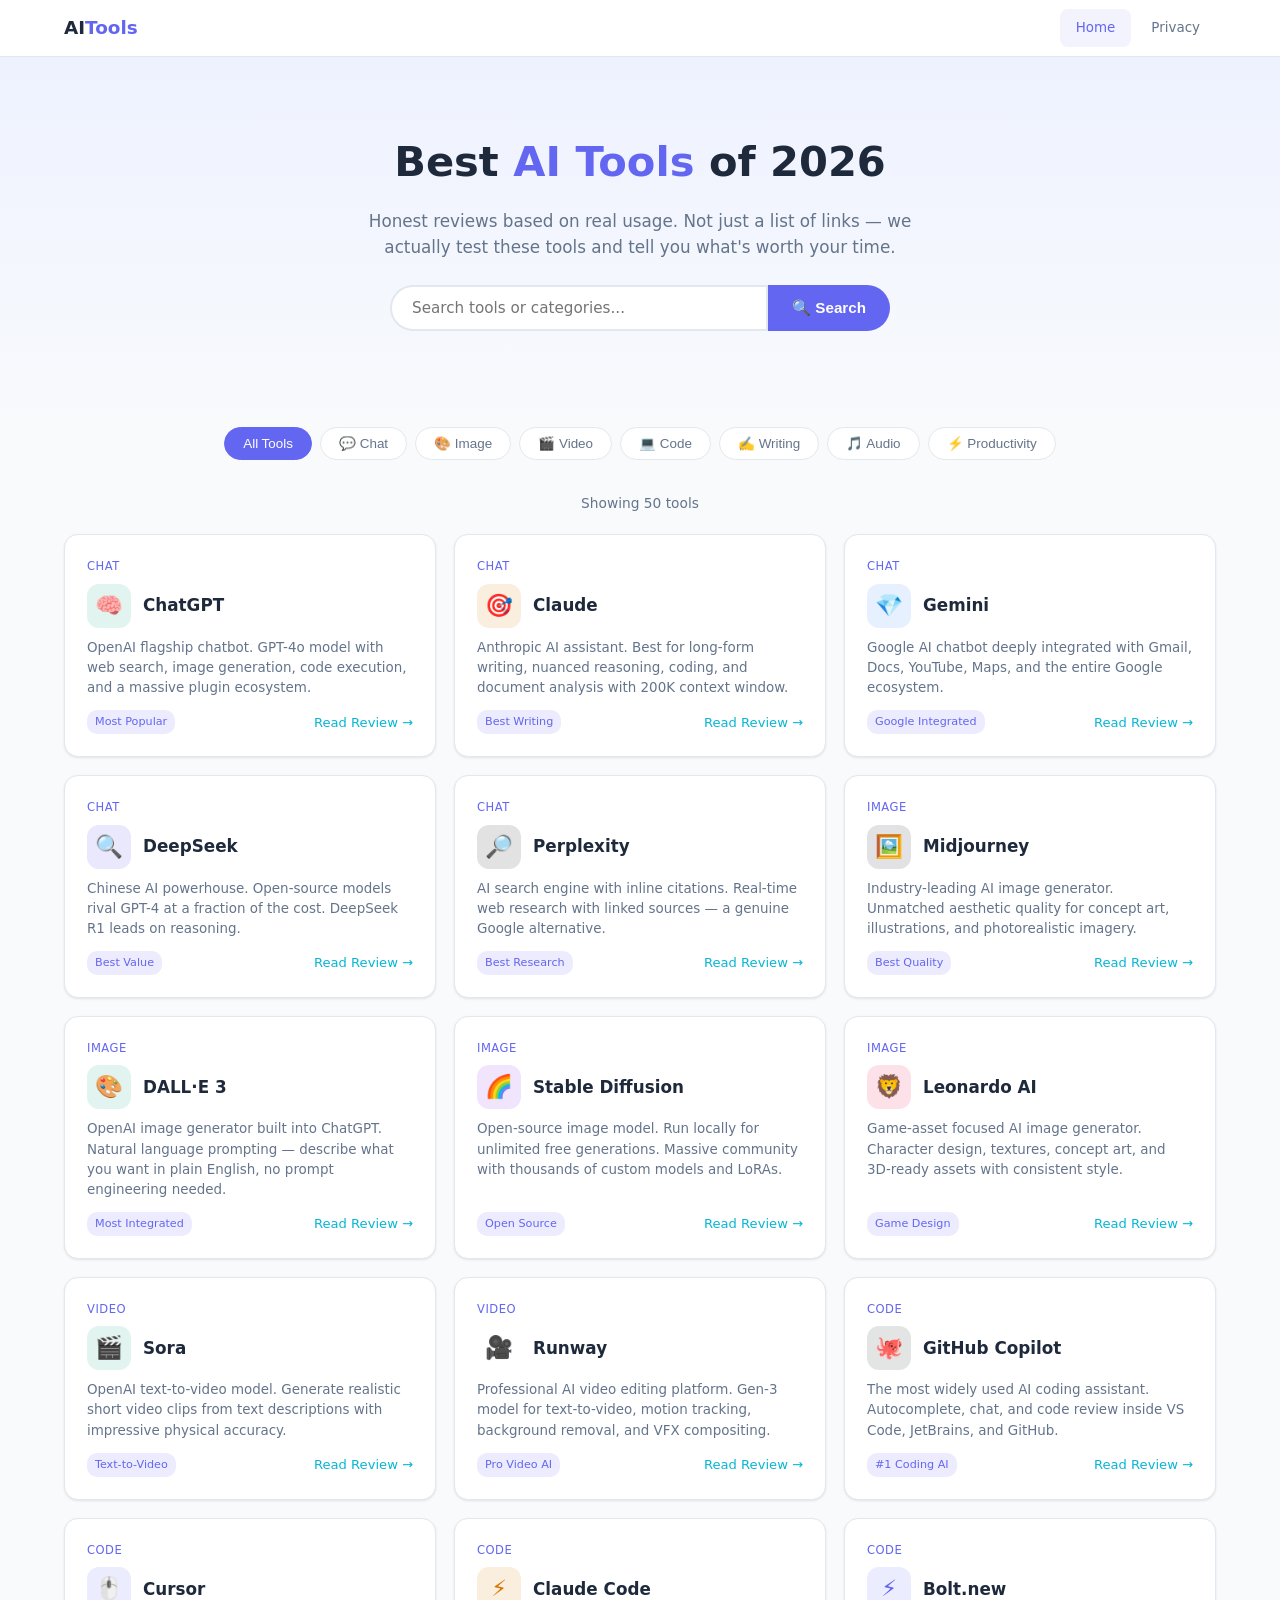
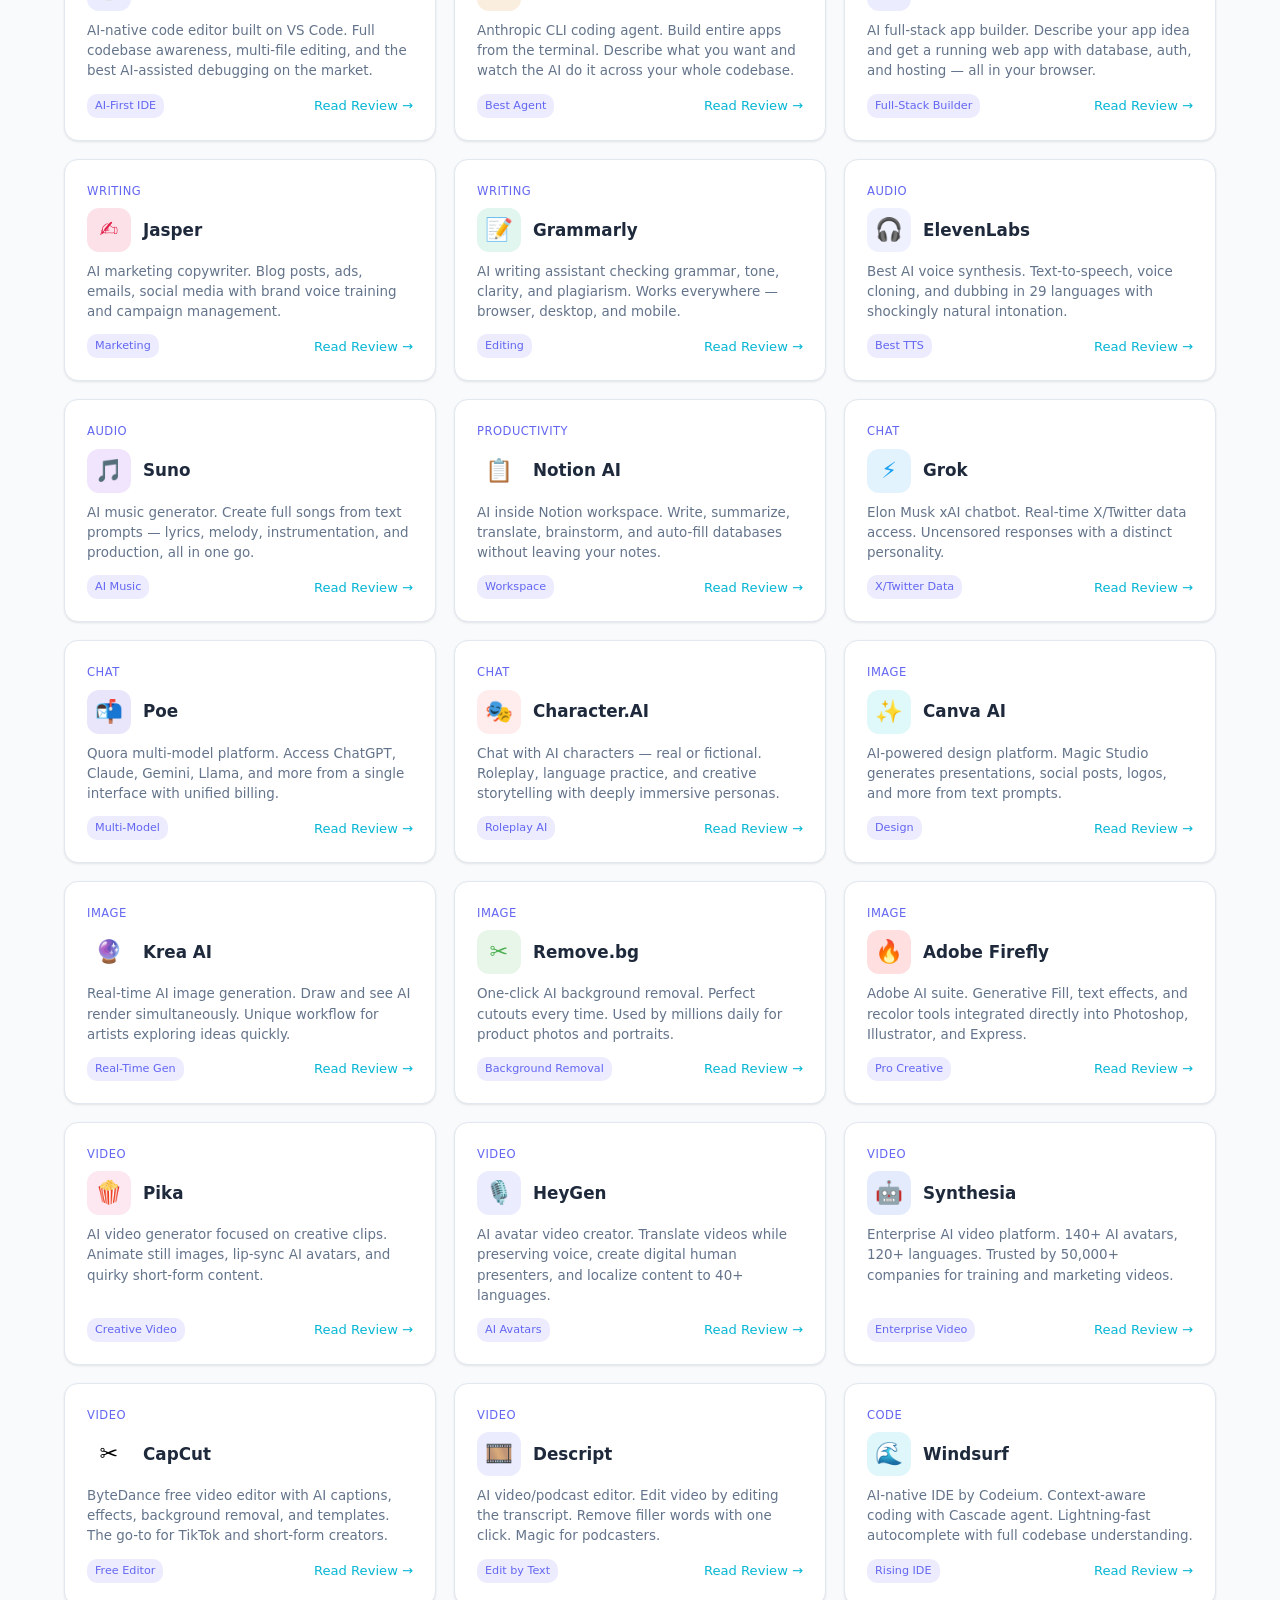
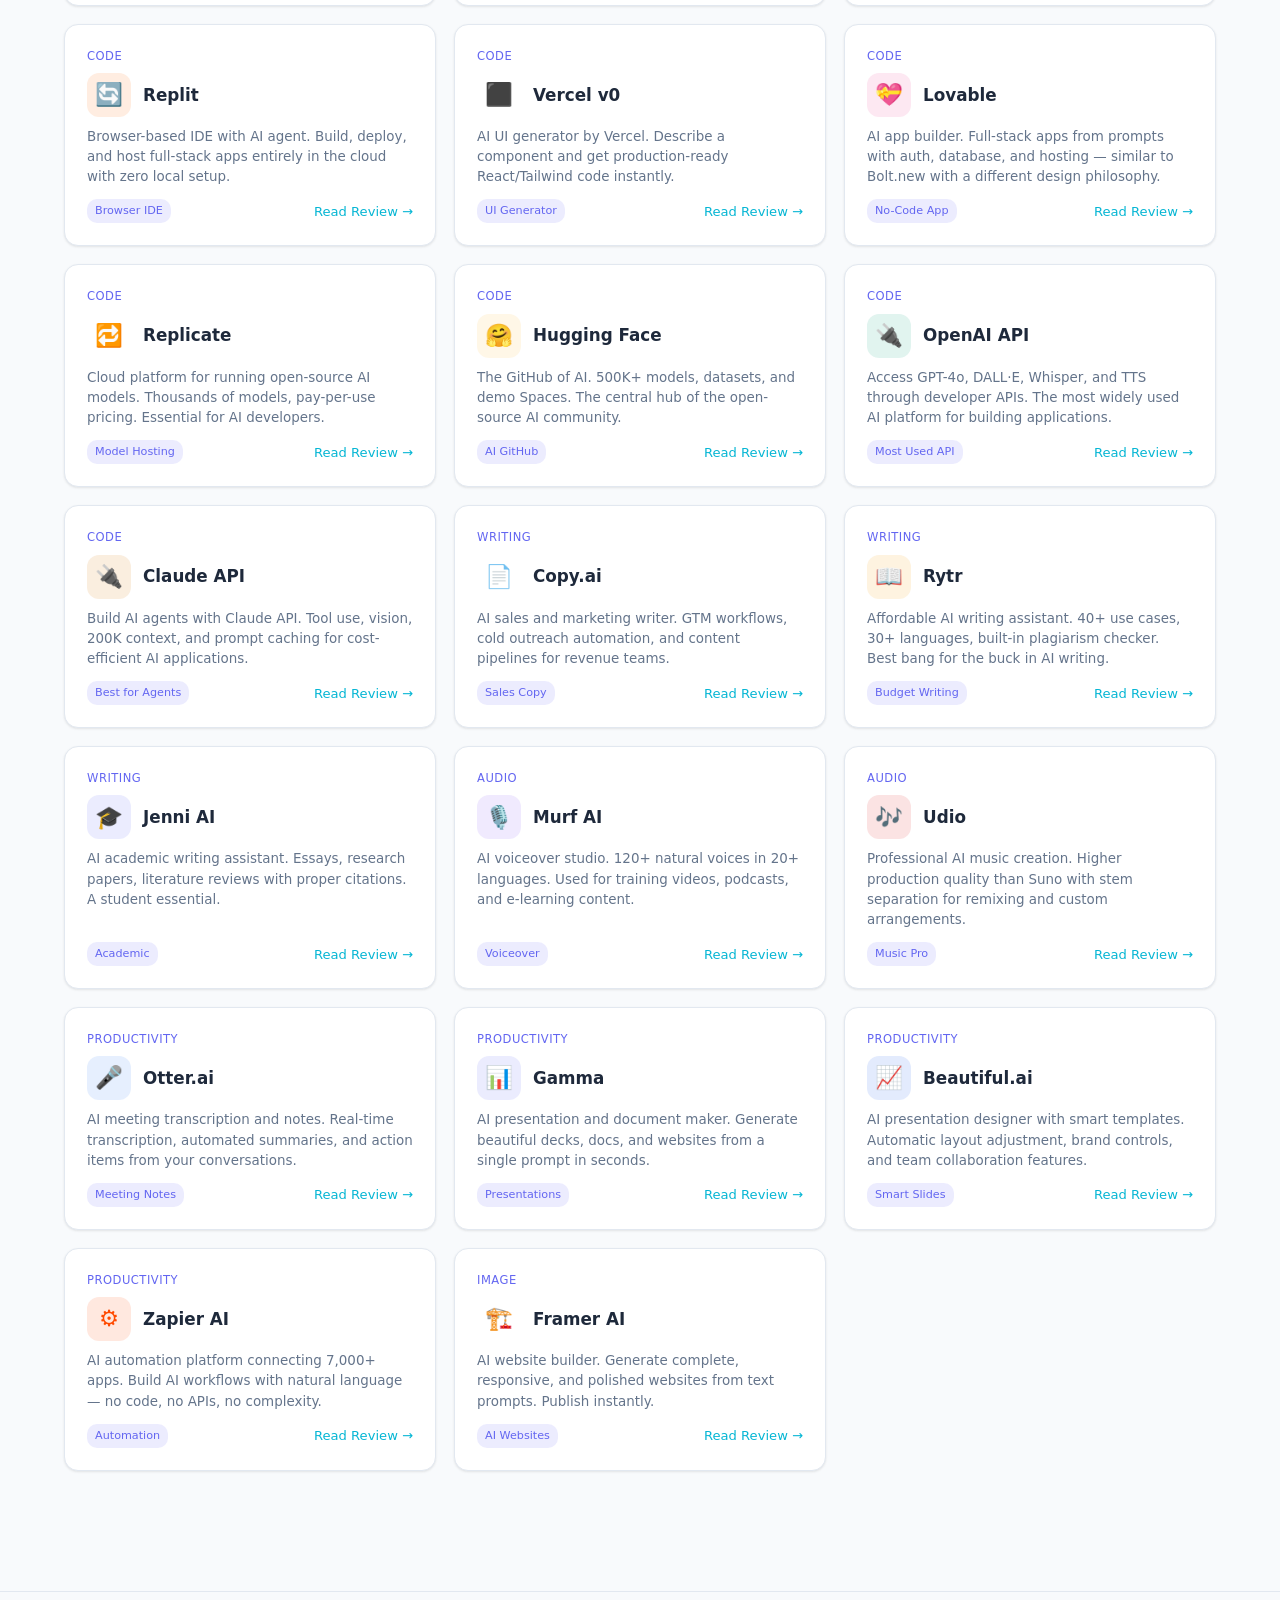
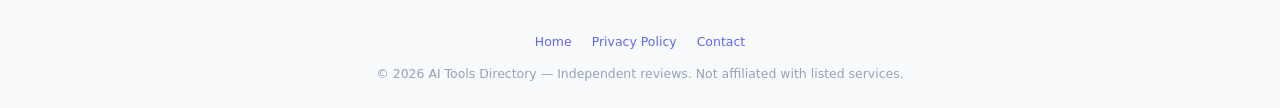
<file: index.html>
<!DOCTYPE html>
<html lang="en">
<head>
<meta charset="UTF-8">
<meta name="viewport" content="width=device-width,initial-scale=1.0">
<meta name="description" content="Best AI Tools 2026 — In-depth reviews, honest ratings, and side-by-side comparisons of 50+ AI tools for chat, image generation, coding, writing, and more.">
<title>AI Tools Directory 2026 — Honest Reviews & Comparisons</title>
<link rel="stylesheet" href="assets/css/style.css">
<script async src="https://www.googletagmanager.com/gtag/js?id=G-TZRYH0QVHM"></script>
<script>window.dataLayer=window.dataLayer||[];function gtag(){dataLayer.push(arguments);}gtag('js',new Date());gtag('config','G-TZRYH0QVHM');</script>
</head>
<body>

<nav>
  <div class="inner">
    <a href="index.html" class="logo">AI<span>Tools</span></a>
    <div class="nav-links">
      <a href="index.html" class="active">Home</a>
      <a href="privacy.html">Privacy</a>
    </div>
  </div>
</nav>

<section class="hero">
  <h1>Best <span>AI Tools</span> of 2026</h1>
  <p>Honest reviews based on real usage. Not just a list of links — we actually test these tools and tell you what's worth your time.</p>
  <div class="search-box">
    <input type="text" placeholder="Search tools or categories..." id="searchInput">
    <button id="searchBtn">🔍 Search</button>
  </div>
</section>

<div class="container" style="padding-bottom:60px;">
  <div class="filter-bar" id="filterBar">
    <button class="filter-btn active" data-cat="all">All Tools</button>
    <button class="filter-btn" data-cat="Chat">💬 Chat</button>
    <button class="filter-btn" data-cat="Image">🎨 Image</button>
    <button class="filter-btn" data-cat="Video">🎬 Video</button>
    <button class="filter-btn" data-cat="Code">💻 Code</button>
    <button class="filter-btn" data-cat="Writing">✍️ Writing</button>
    <button class="filter-btn" data-cat="Audio">🎵 Audio</button>
    <button class="filter-btn" data-cat="Productivity">⚡ Productivity</button>
  </div>

  <div class="result-count" id="resultCount">Showing 50 tools</div>
  <div class="tools-grid" id="toolsGrid"></div>
</div>

<footer>
  <div class="footer-links">
    <a href="index.html">Home</a>
    <a href="privacy.html">Privacy Policy</a>
    <a href="mailto:rocoglobal@outlook.com">Contact</a>
  </div>
  <p>© 2026 AI Tools Directory — Independent reviews. Not affiliated with listed services.</p>
</footer>

<script src="assets/js/tools.js"></script>
</body>
</html>
</file>
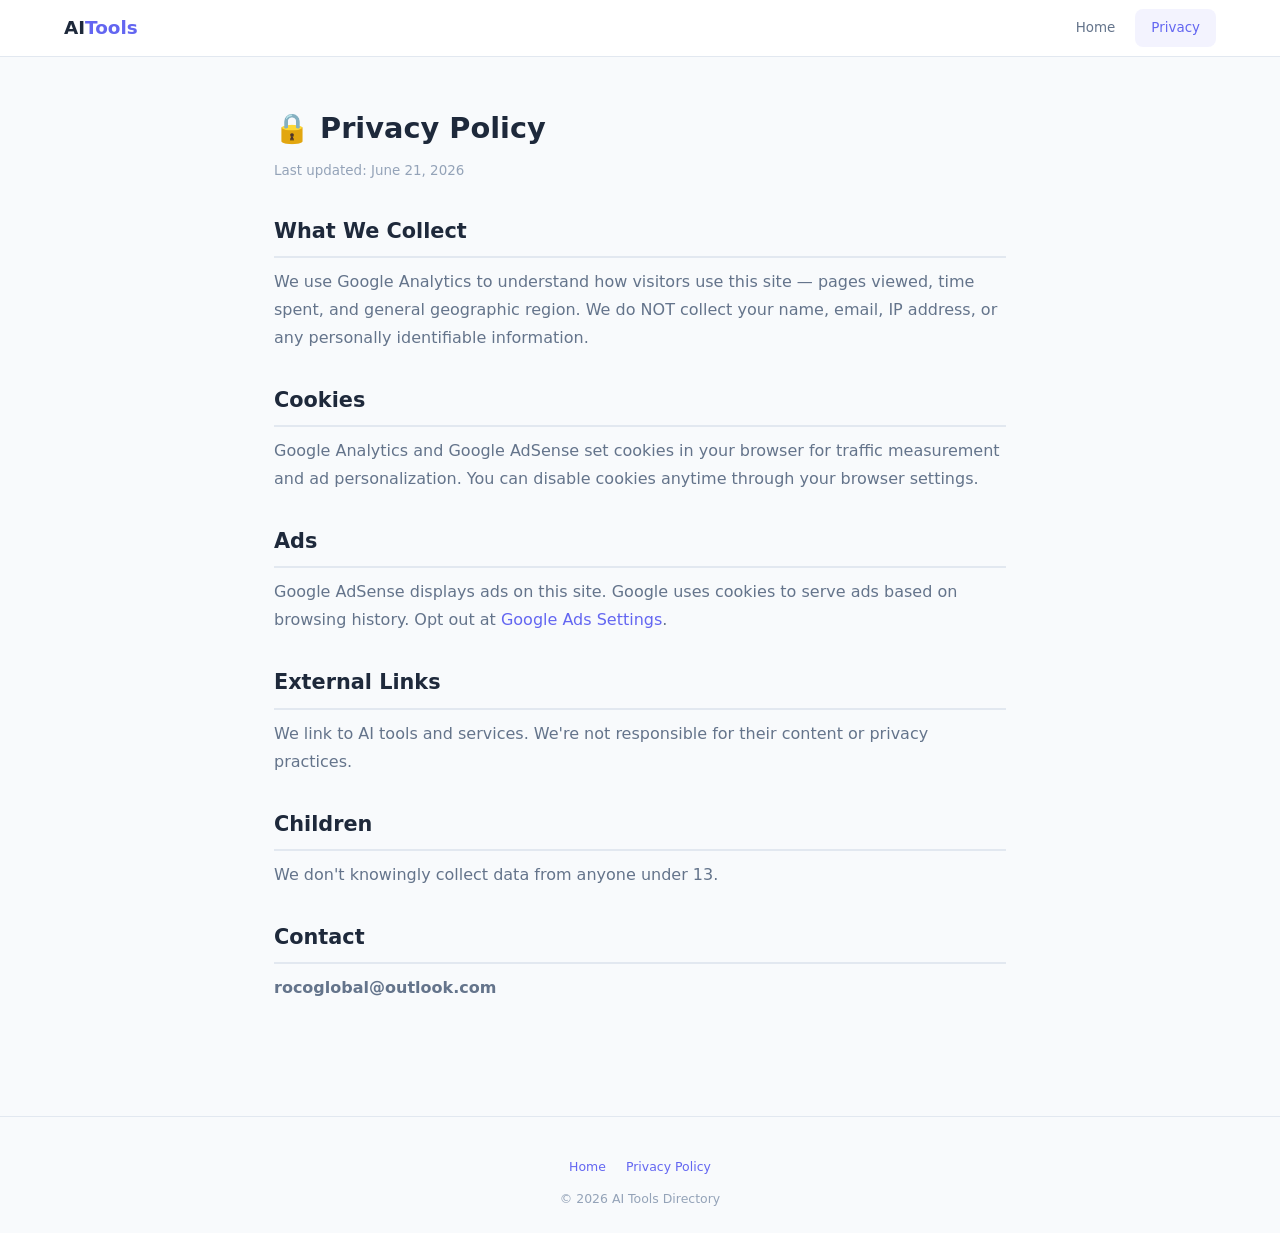
<file: privacy.html>
<!DOCTYPE html>
<html lang="en">
<head>
<meta charset="UTF-8">
<meta name="viewport" content="width=device-width,initial-scale=1.0">
<meta name="description" content="Privacy Policy — AI Tools Directory. How we handle your data.">
<title>Privacy Policy — AI Tools Directory</title>
<link rel="stylesheet" href="assets/css/style.css">
<script async src="https://www.googletagmanager.com/gtag/js?id=G-TZRYH0QVHM"></script>
<script>window.dataLayer=window.dataLayer||[];function gtag(){dataLayer.push(arguments);}gtag('js',new Date());gtag('config','G-TZRYH0QVHM');</script>
</head>
<body>

<nav>
  <div class="inner">
    <a href="index.html" class="logo">AI<span>Tools</span></a>
    <div class="nav-links">
      <a href="index.html">Home</a>
      <a href="privacy.html" class="active">Privacy</a>
    </div>
  </div>
</nav>

<div class="detail-body" style="padding-top:48px;">
  <h1 style="font-size:1.8rem;margin-bottom:8px;">🔒 Privacy Policy</h1>
  <p style="color:var(--text3);font-size:.84rem;margin-bottom:32px;">Last updated: June 21, 2026</p>

  <h2>What We Collect</h2>
  <p>We use Google Analytics to understand how visitors use this site — pages viewed, time spent, and general geographic region. We do NOT collect your name, email, IP address, or any personally identifiable information.</p>

  <h2>Cookies</h2>
  <p>Google Analytics and Google AdSense set cookies in your browser for traffic measurement and ad personalization. You can disable cookies anytime through your browser settings.</p>

  <h2>Ads</h2>
  <p>Google AdSense displays ads on this site. Google uses cookies to serve ads based on browsing history. Opt out at <a href="https://adssettings.google.com" target="_blank" rel="noopener" style="color:var(--accent);">Google Ads Settings</a>.</p>

  <h2>External Links</h2>
  <p>We link to AI tools and services. We're not responsible for their content or privacy practices.</p>

  <h2>Children</h2>
  <p>We don't knowingly collect data from anyone under 13.</p>

  <h2>Contact</h2>
  <p><strong>rocoglobal@outlook.com</strong></p>
</div>

<footer>
  <div class="footer-links">
    <a href="index.html">Home</a>
    <a href="privacy.html">Privacy Policy</a>
  </div>
  <p>© 2026 AI Tools Directory</p>
</footer>

</body>
</html>
</file>
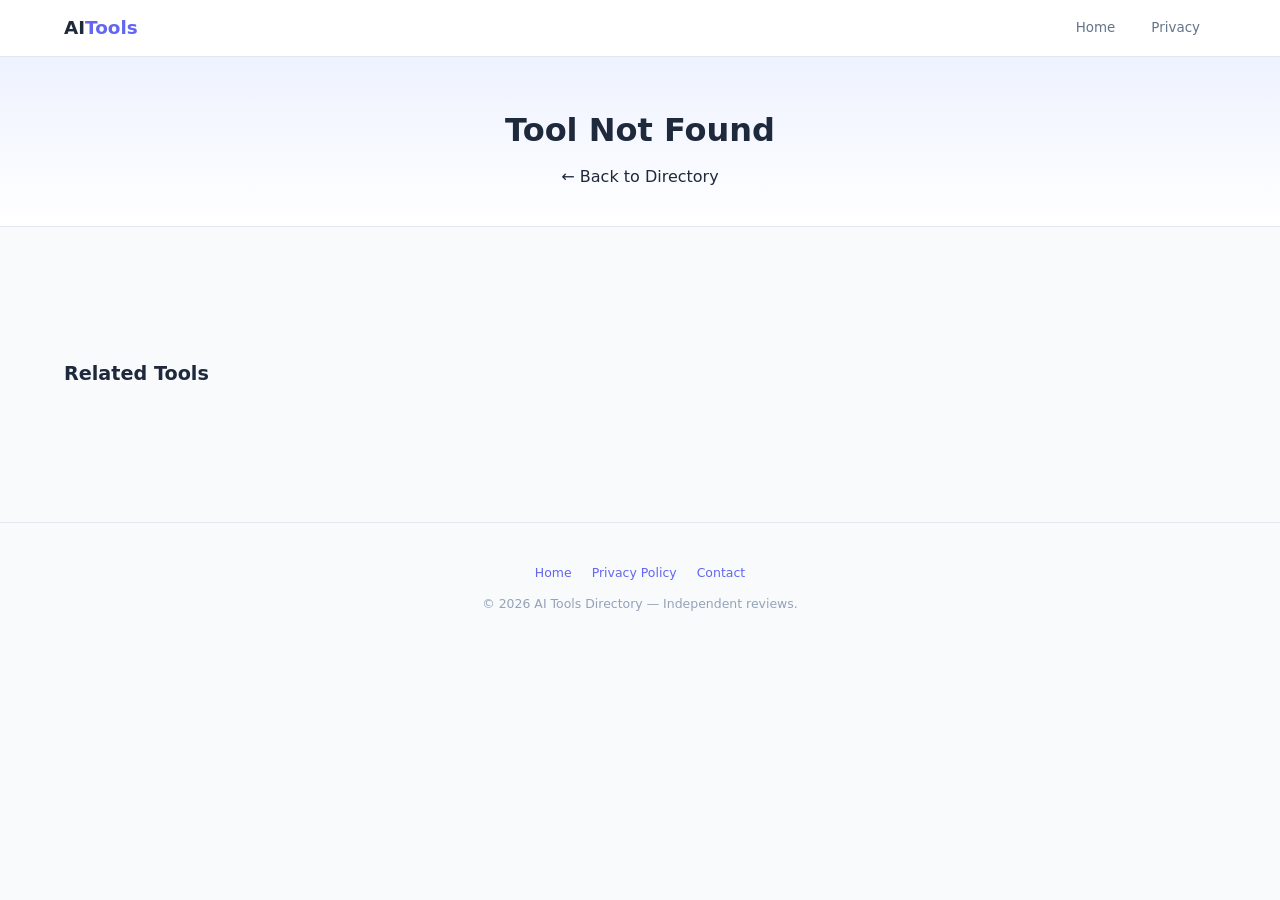
<file: tool-detail.html>
<!DOCTYPE html>
<html lang="en">
<head>
<meta charset="UTF-8">
<meta name="viewport" content="width=device-width,initial-scale=1.0">
<meta name="description" content="AI Tool Review — In-depth review, honest opinion, and real-world testing.">
<title>Tool Review — AI Tools Directory</title>
<link rel="stylesheet" href="assets/css/style.css">
<script async src="https://www.googletagmanager.com/gtag/js?id=G-TZRYH0QVHM"></script>
<script>window.dataLayer=window.dataLayer||[];function gtag(){dataLayer.push(arguments);}gtag('js',new Date());gtag('config','G-TZRYH0QVHM');</script>
</head>
<body>

<nav>
  <div class="inner">
    <a href="index.html" class="logo">AI<span>Tools</span></a>
    <div class="nav-links">
      <a href="index.html">Home</a>
      <a href="privacy.html">Privacy</a>
    </div>
  </div>
</nav>

<section class="detail-header" id="detailHeader"></section>

<article class="detail-body" id="detailContent"></article>

<div class="section"><div class="container">
  <h2 style="font-size:1.2rem;color:var(--text);margin-bottom:20px;">Related Tools</h2>
  <div class="related-grid" id="relatedTools"></div>
</div></div>

<footer>
  <div class="footer-links">
    <a href="index.html">Home</a>
    <a href="privacy.html">Privacy Policy</a>
    <a href="mailto:rocoglobal@outlook.com">Contact</a>
  </div>
  <p>© 2026 AI Tools Directory — Independent reviews.</p>
</footer>

<script src="assets/js/tools.js"></script>
</body>
</html>
</file>
<file: assets/css/style.css>
/* AI Tools Directory — Modern Light Theme */
:root {
  --bg:#f8fafc; --card:#fff; --accent:#6366f1; --accent2:#06b6d4;
  --text:#1e293b; --text2:#64748b; --text3:#94a3b8;
  --border:#e2e8f0; --shadow:0 1px 3px rgba(0,0,0,.06),0 1px 2px rgba(0,0,0,.04);
  --shadow-lg:0 12px 40px rgba(0,0,0,.1);
  --radius:14px; --radius-sm:8px;
  --font:system-ui,'PingFang SC','Microsoft YaHei',sans-serif;
  --mono:'SF Mono','Cascadia Code',monospace;
}
*,*::before,*::after{box-sizing:border-box;margin:0;padding:0}
html{scroll-behavior:smooth}
body{font-family:var(--font);background:var(--bg);color:var(--text);line-height:1.6;-webkit-font-smoothing:antialiased}
a{text-decoration:none;color:inherit}
img{max-width:100%}
.container{max-width:1200px;margin:0 auto;padding:0 24px}
.section{padding:52px 0}

/* Nav */
nav{position:sticky;top:0;z-index:100;background:rgba(255,255,255,.95);border-bottom:1px solid var(--border);backdrop-filter:blur(10px)}
nav .inner{max-width:1200px;margin:0 auto;padding:0 24px;display:flex;align-items:center;justify-content:space-between;height:56px}
nav .logo{font-weight:700;font-size:1.15rem;color:var(--text)}
nav .logo span{color:var(--accent)}
nav .nav-links{display:flex;gap:4px}
nav .nav-links a{padding:8px 16px;font-size:.84rem;color:var(--text2);border-radius:8px;transition:.15s}
nav .nav-links a:hover,nav .nav-links a.active{background:rgba(99,102,241,.08);color:var(--accent)}

/* Hero */
.hero{padding:72px 24px 60px;text-align:center;background:linear-gradient(180deg,#eef2ff 0%,#f8fafc 100%)}
.hero h1{font-size:2.6rem;color:var(--text);margin-bottom:12px}
.hero h1 span{color:var(--accent)}
.hero p{color:var(--text2);font-size:1.05rem;max-width:550px;margin:0 auto 24px}
.hero .count{color:var(--accent2);font-weight:600}

/* Search & Filter */
.search-box{display:flex;max-width:500px;margin:0 auto 36px}
.search-box input{flex:1;padding:12px 20px;border:2px solid var(--border);border-radius:28px 0 0 28px;background:var(--card);color:var(--text);font-size:.95rem;outline:none;font-family:var(--font)}
.search-box input:focus{border-color:var(--accent)}
.search-box button{padding:12px 24px;background:var(--accent);color:#fff;border:none;border-radius:0 28px 28px 0;font-size:.95rem;font-weight:600;cursor:pointer}
.filter-bar{display:flex;gap:8px;margin-bottom:32px;flex-wrap:wrap;justify-content:center}
.filter-btn{padding:8px 18px;border-radius:20px;border:1px solid var(--border);background:var(--card);color:var(--text2);font-size:.84rem;cursor:pointer;transition:.2s}
.filter-btn:hover,.filter-btn.active{background:var(--accent);color:#fff;border-color:var(--accent)}

/* Tool Cards */
.tools-grid{display:grid;grid-template-columns:repeat(auto-fill,minmax(280px,1fr));gap:18px}
.tool-card{background:var(--card);border:1px solid var(--border);border-radius:var(--radius);padding:22px;transition:.2s;display:flex;flex-direction:column;box-shadow:var(--shadow);cursor:pointer}
.tool-card:hover{border-color:var(--accent);transform:translateY(-2px);box-shadow:0 4px 12px rgba(0,0,0,.1)}
.tool-card .header{display:flex;align-items:center;gap:12px;margin-bottom:10px}
.tool-card .icon{width:44px;height:44px;border-radius:12px;display:flex;align-items:center;justify-content:center;font-size:1.4rem;font-weight:700;flex-shrink:0}
.tool-card h3{font-size:1.05rem;color:var(--text)}
.tool-card .cat{font-size:.72rem;color:var(--accent);text-transform:uppercase;letter-spacing:.5px;margin-bottom:8px}
.tool-card p{color:var(--text2);font-size:.84rem;line-height:1.5;flex:1;margin-bottom:12px}
.tool-card .footer{display:flex;justify-content:space-between;align-items:center}
.tool-card .tag{font-size:.7rem;padding:3px 8px;border-radius:10px;background:rgba(99,102,241,.12);color:var(--accent)}
.tool-card .review-link{font-size:.82rem;color:var(--accent2);font-weight:500}
.tool-card .review-link:hover{text-decoration:underline}
.result-count{text-align:center;color:var(--text2);font-size:.86rem;margin-bottom:20px}

/* Button */
.btn{display:inline-flex;align-items:center;gap:8px;padding:10px 22px;border-radius:24px;font-size:.9rem;font-weight:600;transition:.2s;cursor:pointer}
.btn-primary{background:var(--accent);color:#fff}
.btn-primary:hover{transform:translateY(-1px);box-shadow:0 4px 16px rgba(99,102,241,.3)}
.btn-outline{background:transparent;color:var(--accent);border:1px solid var(--border)}
.btn-outline:hover{border-color:var(--accent);background:rgba(99,102,241,.04)}

/* Breadcrumb */
.breadcrumb{font-size:.82rem;color:var(--text3);margin-bottom:6px}
.breadcrumb a{color:var(--accent)}
.breadcrumb a:hover{text-decoration:underline}

/* Tool Detail Page */
.detail-header{text-align:center;padding:48px 24px 36px;background:linear-gradient(180deg,#eef2ff 0%,#fff 100%);border-bottom:1px solid var(--border)}
.detail-header .tool-icon{font-size:4rem;margin-bottom:14px}
.detail-header h1{font-size:2rem;margin-bottom:8px}
.detail-header .tag-row{display:flex;gap:8px;justify-content:center;flex-wrap:wrap;margin-top:10px}
.tag-pill{padding:5px 14px;border-radius:14px;font-size:.78rem;font-weight:500}
.tag-cat{background:rgba(99,102,241,.12);color:var(--accent)}
.tag-price{background:rgba(6,182,212,.12);color:var(--accent2)}

.detail-body{max-width:780px;margin:0 auto;padding:40px 24px}
.detail-body h2{font-size:1.3rem;color:var(--text);margin:32px 0 10px;padding-bottom:8px;border-bottom:2px solid var(--border)}
.detail-body h3{font-size:1rem;color:var(--accent);margin:20px 0 8px}
.detail-body p{color:var(--text2);margin-bottom:14px;line-height:1.75}
.detail-body ul,.detail-body ol{margin:8px 0 8px 20px;color:var(--text2)}
.detail-body li{margin-bottom:6px;line-height:1.6}
.detail-body blockquote{border-left:3px solid var(--accent);background:rgba(99,102,241,.04);padding:14px 18px;margin:18px 0;border-radius:0 var(--radius-sm) var(--radius-sm) 0}
.detail-body table{width:100%;border-collapse:collapse;font-size:.86rem;margin:16px 0;border:1px solid var(--border);border-radius:var(--radius-sm);overflow:hidden}
.detail-body th{background:var(--accent);color:#fff;padding:9px 12px;text-align:left;font-size:.8rem;text-transform:uppercase;letter-spacing:.5px}
.detail-body td{padding:9px 12px;border-bottom:1px solid var(--border)}
.detail-body tr:nth-child(even) td{background:rgba(99,102,241,.02)}

/* Card link area */
.tool-card .card-link-area{flex:1;display:flex;flex-direction:column}

/* Related tools */
.related-grid{display:grid;grid-template-columns:repeat(auto-fill,minmax(240px,1fr));gap:14px;margin-top:16px}

/* Footer */
footer{text-align:center;padding:40px 24px 24px;color:var(--text3);font-size:.78rem;border-top:1px solid var(--border);margin-top:60px}
footer a{color:var(--accent)}
footer a:hover{text-decoration:underline}
.footer-links{display:flex;gap:20px;justify-content:center;margin-bottom:12px;flex-wrap:wrap}

/* Responsive */
@media(max-width:768px){
  .hero h1{font-size:1.8rem}
  .hero p{font-size:.95rem}
  .tools-grid{grid-template-columns:1fr}
  nav .nav-links a{padding:6px 10px;font-size:.78rem}
  .detail-body{padding:28px 16px}
}
.hidden{display:none!important}
</file>
